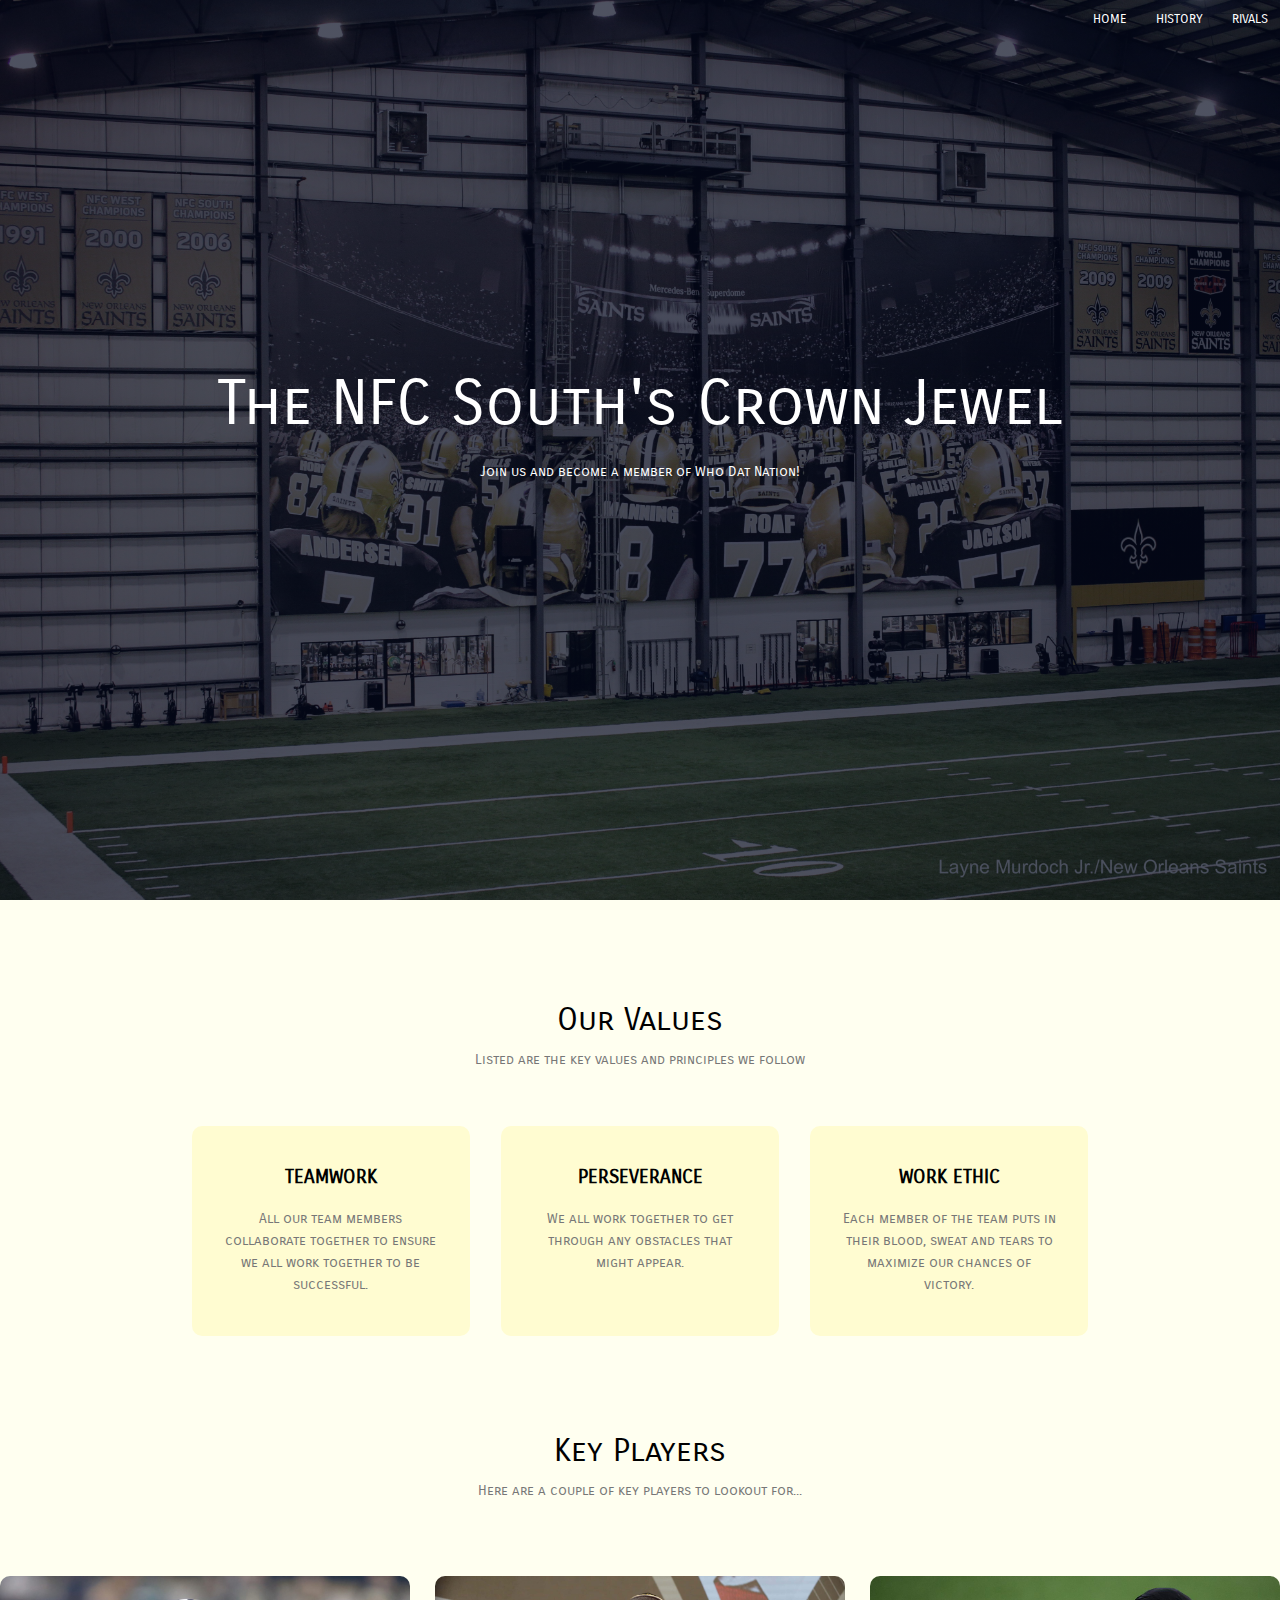
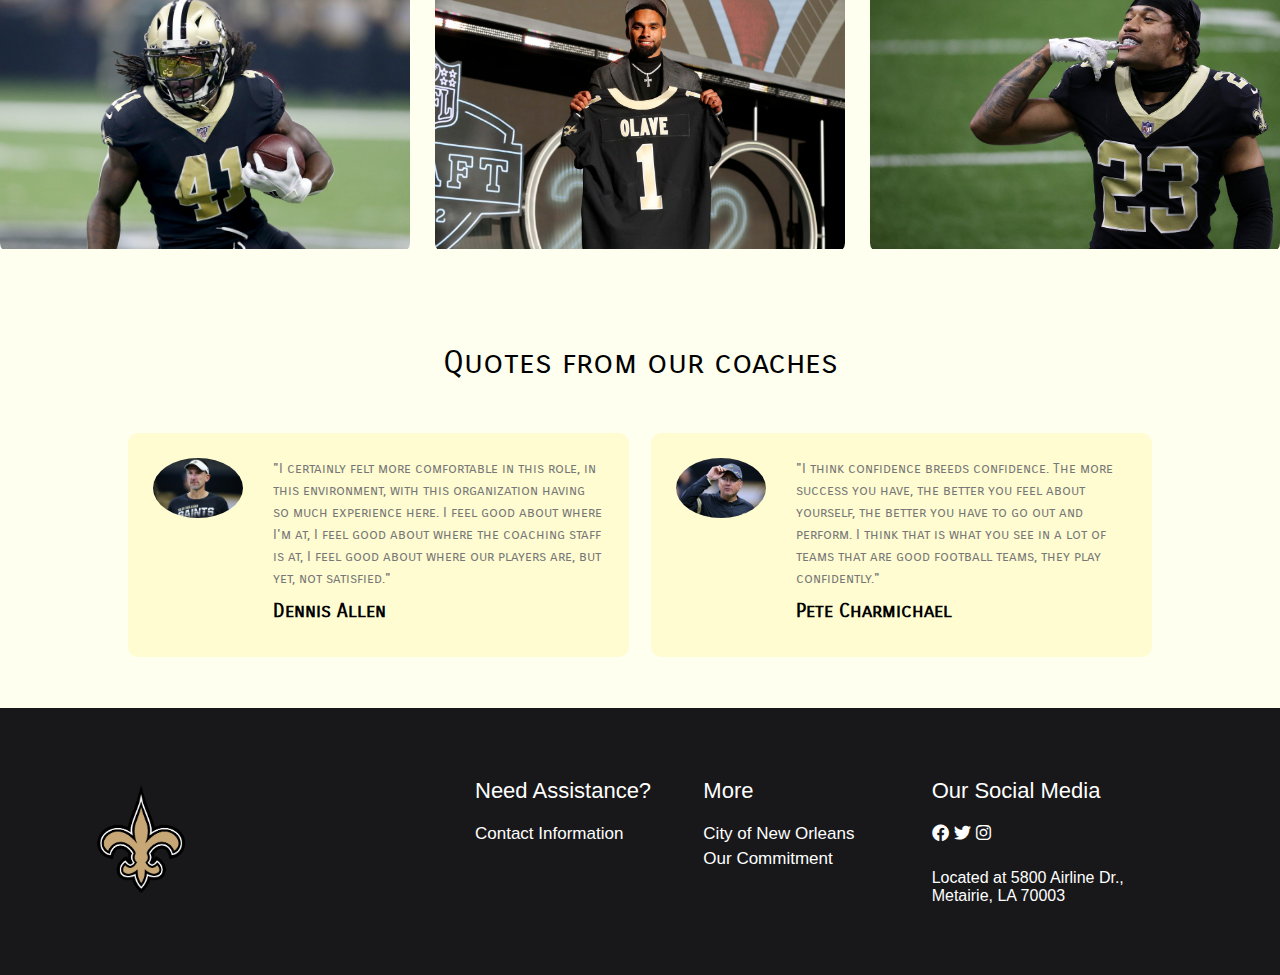
<file: index.html>
<!DOCTYPE html> 

<html>
<head>
    <meta name = "viewport" content = "with=device-width, initial-scale=1.0"> 
<title> New Orleans Saints </title>    
<link rel = "stylesheet" href="style.css"> 
<link rel="preconnect" href="https://fonts.googleapis.com">
<link rel="preconnect" href="https://fonts.gstatic.com" crossorigin>
<link href="https://fonts.googleapis.com/css2?family=Carrois+Gothic+SC&display=swap" rel="stylesheet">  
<link rel="stylesheet" href="css/all.css"> 

    
    
</head>

<body>
    <section class ="header"> 
      <nav> 
      
     
      <div class = "nav-links">
        
        <ul>
          <li> <a href="index.html"> HOME </a></li>
          <li> <a href="history.html"> HISTORY </a></li>
          <li> <a href="rivals.html"> RIVALS </a></li>
          
            
        </ul>    
      </div>  
        
      </nav>
        
      <div class="text-box">
        <h1> The NFC South's Crown Jewel </h1>
          <p>
          Join us and become a member of Who Dat Nation!     
          </p>
         
      </div>    
        
        
    </section>
    <!-- New section for players ----> 
    
    <section class ="players">
        <h1> Our Values </h1>
        <p> Listed are the key values and principles we follow
        </p>
        
        <div class = "row">
            <div class ="course-col">
            <h3> TEAMWORK </h3>
                <p> All our team members collaborate together to ensure we all work together to be successful.  </p>
            </div>
        <div class ="course-col">
            <h3> PERSEVERANCE </h3>
                <p> We all work together to get through any obstacles that might appear.   </p>
            </div>  
            
        <div class ="course-col">
            <h3> WORK ETHIC </h3>
                <p> Each member of the team puts in their blood, sweat and tears to maximize our chances of victory.  </p>
            </div>    
            
            
        </div>
    </section>
    
    <!-- stadium --> 
    <section class = "stadium">
        <h1> Key Players </h1>
        <p> Here are a couple of key players to lookout for... </p> 
        
        <div class="row">
            <div class="stadium-col">
               
                <img src="images/kamara.jpg" alt="kamara">
                <div class = "layer"> 
                <h3> Alvin Kamara </h3>
                </div>
            </div>
            
            <div class="stadium-col">
                
                <img src="images/olave.jpg" alt="olave">
                <div class = "layer"> 
                <h3> Chris Olave </h3>
               
                </div>
            </div>
            
            <div class="stadium-col">
                
                <img src="images/lattimore.jpg" alt="lattimore">
                <div class = "layer"> 
                <h3> Marshon Lattimore </h3>
               
                </div>
            </div>
            
        </div>
    
    </section>
    
    <!-- coaches talk -->
    
    <section class="coaches">
    <h1> Quotes from our coaches </h1>
   
        
    <div class = "row">
        <div class="coaches-row">  
            <img src="images/allen.jpeg"> 
            <div> 
        <p> "I certainly felt more comfortable in this role, in this environment, with this organization having so much experience here. I feel good about where I'm at, I feel good about where the coaching staff is at, I feel good about where our players are, but yet, not satisfied."  </p>
        <h3> Dennis Allen </h3>    
            
            
        </div>
           
        </div> 
        
        <div class="coaches-row">  
            <img src="images/charmichael.jpeg"> 
            <div> 
                <p> "I think confidence breeds confidence. The more success you have, the better you feel about yourself, the better you have to go out and perform. I think that is what you see in a lot of teams that are good football teams, they play confidently." </p> 
        <h3> Pete Charmichael </h3>    
            
            
        </div>
           
        </div>
    
    </div>    
        
    </section>
    
    <!-- footer --> 
    <div class="footer">
        <div class="inner_footer"> 
            <div class="logo_container"> 
                <img src="images/Saints.png"> 
            </div>
            
            <div class="footer_third">
            <h1> Need Assistance? </h1>
            <a href="https://www.neworleanssaints.com/team/contact-us"> Contact Information </a>
               
            </div>
            
            <div class="footer_third">
            <h1> More </h1>
            <a href="https://nola.gov"> City of New Orleans </a>
            <a href="https://www.wwltv.com/article/sports/nfl/saints/saints-adding-end-racism-to-end-zones-this-year/289-76132244-dc96-46d8-a28f-44984aa30c07"> Our Commitment </a>    
            </div>
            
            <div class="footer_third">
            <h1> Our Social Media </h1>
                <li><a href="https://www.facebook.com/neworleanssaints"><i class="fa-brands fa-facebook"></i> </a></li>
                <li><a href="https://twitter.com/Saints?ref_src=twsrc%5Egoogle%7Ctwcamp%5Eserp%7Ctwgr%5Eauthor"><i class="fa-brands fa-twitter"></i> </a></li>
                <li><a href="https://www.instagram.com/saints/?hl=en"><i class="fa-brands fa-instagram"></i> </a></li>
                
                <span>
                Located at 5800 Airline Dr., Metairie, LA 70003 
                </span>
            </div>
            
        </div>
    </div>
    
</body>



</html>
</file>
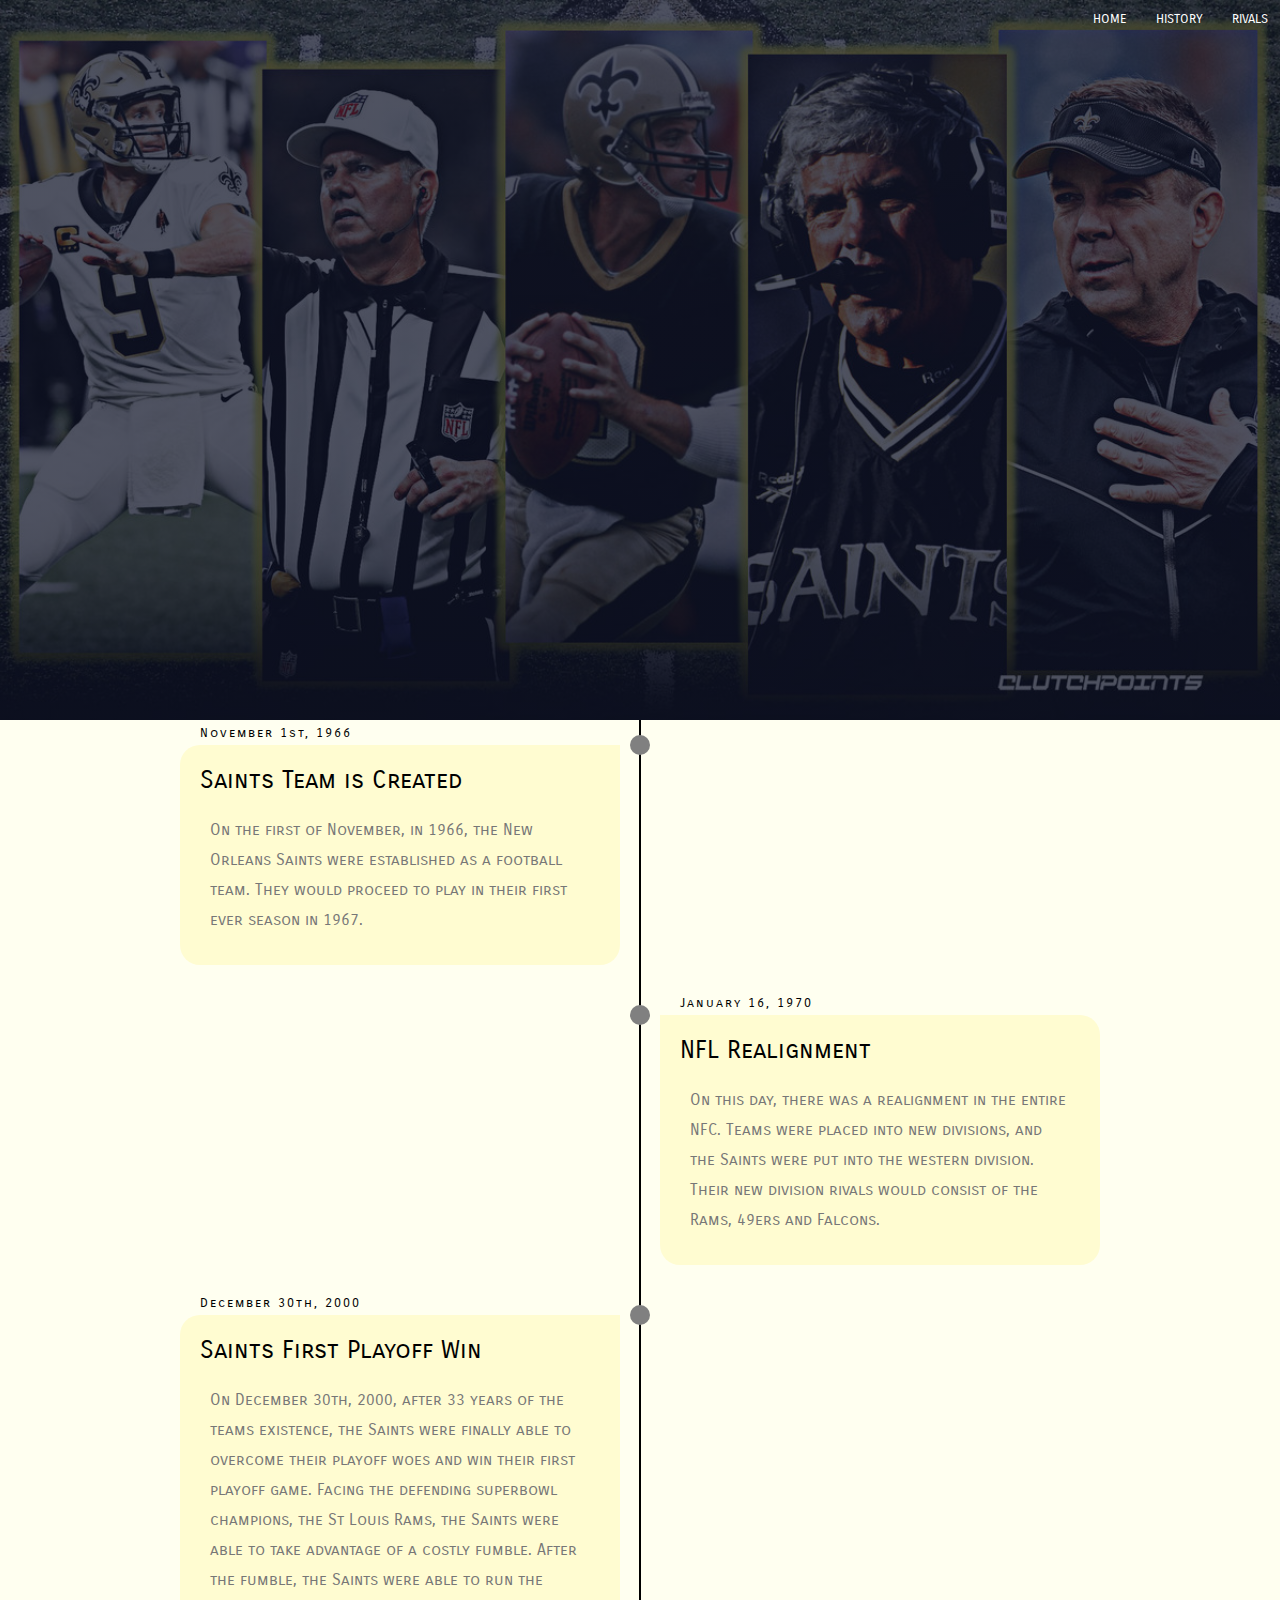
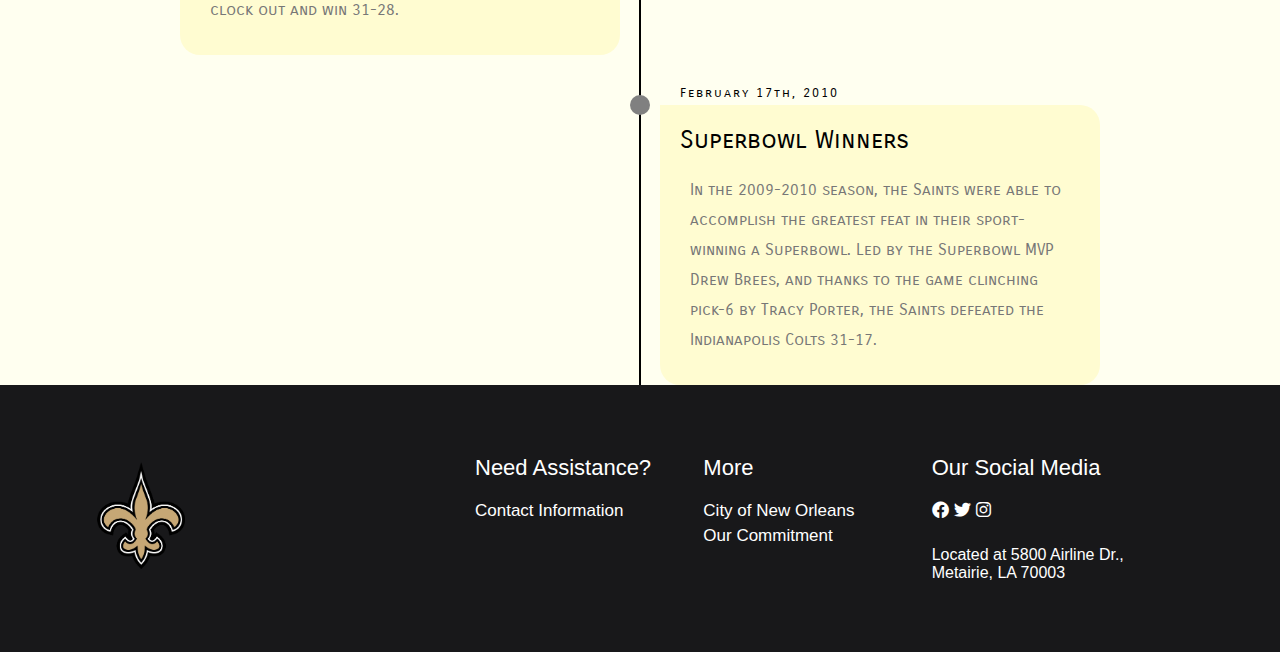
<file: history.html>
<!DOCTYPE html> 

<html>
<head>
    <meta name = "viewport" content = "with=device-width, initial-scale=1.0"> 
<title> History </title>    
<link rel = "stylesheet" href="style.css"> 
<link rel="preconnect" href="https://fonts.googleapis.com">
<link rel="preconnect" href="https://fonts.gstatic.com" crossorigin>
<link href="https://fonts.googleapis.com/css2?family=Carrois+Gothic+SC&display=swap" rel="stylesheet">  
<link rel="stylesheet" href="css/all.css"> 
    
    
</head>

<body>
    
    <section class ="sub_header"> 
        <header> 
      <nav> 
      
     
      <div class = "nav-links">
       
        <ul>
          <li> <a href="index.html"> HOME </a></li>
          <li> <a href="history.html"> HISTORY </a></li>
          <li> <a href="rivals.html"> RIVALS </a></li>
          
            
        </ul>    
      </div>  
         
      </nav>
       </header>
    </section>
        
    
    <!----- history content ------> 
    
    <section class = "hist">
    
   <div class="container">
        
        
    <div class ="timeline"> 
       <ul>
           
        <li>
           
           <div class="timeline-content">
            <h2 class="date"> November 1st, 1966 </h2>
            <h1> Saints Team is Created </h1>
               
               <p>  On the first of November, in 1966, the New Orleans Saints 
               were established as a football team. They would proceed to play in their first ever season in 1967. </p>
            </div>
           </li>   
           
           
            <li>
           
           <div class="timeline-content">
            <h2 class="date"> January 16, 1970 </h2>
            <h1> NFL Realignment </h1>
               
               <p>  On this day, there was a realignment in the entire NFC. Teams were placed into new divisions, and the Saints were put into the western division. Their new division rivals would consist of the Rams, 49ers and Falcons.  </p>
            </div>
           </li>
           
           
            <li>
           
           <div class="timeline-content">
            <h2 class="date"> December 30th, 2000 </h2>
            <h1> Saints First Playoff Win </h1>
               
               <p>  On December 30th, 2000, after 33 years of the teams existence, the Saints were finally able to overcome their playoff woes and win their first playoff game. Facing the defending superbowl champions, the St Louis Rams, the Saints were able to take advantage of a costly fumble. After the fumble, the Saints were able to run the clock out and win 31-28.  </p>
            </div>
           </li>
           
            <li>
           
           <div class="timeline-content">
            <h2 class="date"> February 17th, 2010 </h2>
            <h1> Superbowl Winners </h1>
               
               <p>  In the 2009-2010 season, the Saints were able to accomplish the greatest feat in their sport- winning a Superbowl. Led by the Superbowl MVP Drew Brees, and thanks to the game clinching pick-6 by Tracy Porter, the Saints defeated the Indianapolis Colts 31-17.   </p>
            </div>
           </li>
           
           
        </ul>
       
       
       
       
    </div>    
        
        
        
    </div>
   
    
        
       
       
    
    
    </section>
    
    
     <!-- footer --> 
    <footer class="footer">
        <div class="inner_footer"> 
            <div class="logo_container"> 
                <img src="images/Saints.png"> 
            </div>
            
            <div class="footer_third">
            <h1> Need Assistance? </h1>
            <a href="https://www.neworleanssaints.com/team/contact-us"> Contact Information </a>
               
            </div>
            
            <div class="footer_third">
            <h1> More </h1>
            <a href="https://nola.gov"> City of New Orleans </a>
            <a href="https://www.wwltv.com/article/sports/nfl/saints/saints-adding-end-racism-to-end-zones-this-year/289-76132244-dc96-46d8-a28f-44984aa30c07"> Our Commitment </a>    
            </div>
            
            <div class="footer_third">
            <h1> Our Social Media </h1>
                <li><a href="https://www.facebook.com/neworleanssaints"><i class="fa-brands fa-facebook"></i> </a></li>
                <li><a href="https://twitter.com/Saints?ref_src=twsrc%5Egoogle%7Ctwcamp%5Eserp%7Ctwgr%5Eauthor"><i class="fa-brands fa-twitter"></i> </a></li>
                <li><a href="https://www.instagram.com/saints/?hl=en"><i class="fa-brands fa-instagram"></i> </a></li>
                
                <span>
                Located at 5800 Airline Dr., Metairie, LA 70003 
                </span>
            </div>
            
        </div>
    </div>
    
    
    
</body>



</html>
</file>
<file: style.css>
*{
    margin: 0;
    padding: 0; 
    font-family: 'Carrois Gothic SC', sans-serif;
    text-decoration: none; 
    
    
}


.header {
    min-height: 100vh;
    width:100%;
    background-image: linear-gradient(rgba(4,9,30,0.7),rgba(4,9,30,0.7)), url(images/SaintsFacility.jpg); 
    background-position: center;
    background-size: cover;
    position: relative; 
}

.nav {
    display:flex;
    padding: 2% 6%; 
    justify-content: space-between;
    align-items: center; 
    
}

body {
    background-color: #FFFFF0; 
}



.nav-links {
    flex: 1;
    text-align: right;
}

.nav-links ul li {
    list-style: none;
    display: inline-block;
    padding: 8px 12px; 
    position: relative; 
}

.nav-links ul li a {
    color: #fff;
    text-decoration: none; 
    font-size: 13px; 
}

.nav-links ul li::after {
    content: '';
    width: 0%;
    height: 2px;
    background: #D8BB5D;
    display: block;
    margin: auto;
    transition: 0.5s;
}

.nav-links ul li:hover::after {
    width: 100%;
}


.text-box {
    width:90%; 
    color: #fff;
    position: absolute;
    top: 50%;
    left: 50%;
    transform: translate(-50%, -50%);
    text-align: center; 
}

.text-box h1 {
    font-size: 62px;
}

.text-box p {
    margin: 10px 0 40px; 
    font-size: 14px;
    color: #fff; 
}

.btn {
    display: inline-block;
    text-decoration: none;
    color: #fff;
    border: 1px solid #fff;
    padding: 12px 34px;
    font-size: 13px;
    background: transparent; 
    position: relative; 
    cursor: pointer; 
}

.btn:hover {
    border: 1px solid #91760d;
    background: #91760d; 
    transition: 0.8s; 
}

nav .fa {
    display: none; 
}

@media(max-width: 700px) {
    .text-box h1 {
        font-size: 20px; 
    }
    
    .nav-links ul li {
        display:block; 
    }
    .nav-links {
        position: absolute; 
        height: 100vh;
        width: 176px;
        top: 0;
        right: 0; 
        text-align: left;
        z-index: 2; 
    }
    
    
 
   
    
    .nav-links ul {
        padding: 29px; 
    }
    
    .image_atlanta {
    height: 1.5em;
    margin-left: auto;
    margin-right: auto;
    
    }
    
     .image_carolina {
    height: 1.5em;
    margin-left: auto;
    margin-right: auto;
    
    }
    
     .image_tampa_bay {
    height: 1.5em;
    margin-left: auto;
    margin-right: auto;
    
    }
    
    
    
}

/* ---- key players */ 
    .players {
        width: 70%;
        margin: auto;
        text-align: center; 
        padding-top: 100px; 
    }

h1 {
    font-size: 32px;
    font-weight: 500;
}

p {
    color: #777;
    font-size: 14px;
    font-weight: 300;
    line-height: 22px;
    padding: 10px;
}

.row {
    margin-top: 5%;
    display: flex;
    justify-content: space-between; 
}

.course-col {
    flex-basis: 31%;
    background: #FFFCD1;
    border-radius: 10px;
    margin-bottom: 5%;
    padding: 30px 22px;
    box-sizing: border-box; 
    transition: 0.5s; 
}

h3 {
    text-align: center;
    font-weight: 600;
    margin: 10px 0; 
}

.course-col:hover {
    box-shadow: 0 0 20px 0px rgba(0,0,0,0.2); 
}
@media(max-width: 700px) {
    .row{
        flex-direction: column; 
    }
}

/*--- stadium --- */ 

.stadium {
    width: 100%;
    margin: auto;
    text-align: center;
    padding-top: 50px; 
}

.stadium-col {
    flex-basis: 32%;
    border-radius: 10px; 
    margin-bottom: 30px; 
    position: relative; 
    overflow: hidden; 
}

.stadium-col img{
    width:100%; 
}

.layer {
    background: transparent;  
    height: 100%;
    width: 100%;
    position: absolute;
    top: 0;
    left: 0; 
    transition: 0.5s; 
}

.layer:hover {
    background: rgba(128,0,0,0.7);
}

.layer h3{
    width: 100%;
    font-weight: 500;
    color: #fff;
    font-size: 40px;
    bottom: 0;
    left: 50%;
    transform: translateX(-50%);
    position: absolute;
    opacity: 0;
    transition: 0.3s;
}


.layer:hover h3 {
    bottom: 49%;
    opacity: 1; 
}

/*-- coaches --- */ 

.coaches {
    width: 80%;
    margin: auto;
    padding-top: 60px;
    text-align: center; 
}

.coaches-row {
    flex-basis: 44%;
    border-radius: 10px;
    margin-bottom: 5%;
    text-align: left;
    background: #FFFCD1;
    padding: 25px;
    cursor: pointer;
    display:flex; 
}


.coaches-row img {
    height: 60px;
    margin-right: 30px;
    border-radius: 60%; 
}

.coaches-row p {
    padding: 0; 
    
}

.coaches-row h3 {
    margin-top: 10px; 
    text-align: left;
    
}

/* footer */ 
.footer {
    width: 100vw;
    display: block;
    overflow: hidden; 
    padding: 70px 0; 
    box-sizing: border-box; 
    background-color: #18181a;
    
}

.inner_footer {
    display:block;
    margin: 0 auto;
    width: 1100px;
    height: 100%; 
}

.inner_footer .logo_container{
    width: 35%;
    float: left;
    height: 100%;
    display: block; 
}

.inner_footer .logo_container img{
    width: 95px;
    height: auto; 
}

.inner_footer .footer_third {
    width: calc(21.6666666667% - 20px);
    margin-right: 10px;
    float:left;
    height: 100%; 
}

.inner_footer .footer_third:last-child{
    margin-right: 0; 
} 

.inner_footer .footer_third h1{
    font-family: 'arial';
    font-size: 22px;
    color:white;
    display: block;
    width: 100%;
    margin-bottom: 20px; 
}

.inner_footer .footer_third a{
    font-family: 'arial';
    font-size: 17px;
    color:white;
    display: block;
    width: 100%;
    margin-bottom: 5px; 
}

.inner_footer .footer_third li {
    display: inline-block;
    padding 0 15px; 
    font-size: 20px; 
}

.inner_footer .footer_third span{
    color: white;
    font-family: 'arial'; 
    font-size: 16px;
    font-weight: 200;
    display: block;
    width: 100%; 
    padding-top: 20px; 
}

@media(max-width: 600px) {
    .footer .inner_footer {
        width: 90%;
        
    }
    
    .inner_footer .logo_container,
    .inner_footer .footer_third {
        width: 100%;
        margin-bottom: 30px; 
    }
}

/* -------- rivals page --------- */ 

.sub-header {
    height: 80vh;
    width: 100%;
    background-image: linear-gradient(rgba(4,9,30,0.7), rgba(4,9,30,0.7)), url(images/rivarly.jpg); 
    background-position: center;
    background-size: cover;
    text-align: center;
    color: #fff; 
    
}

.about-us {
    width: 50%;
    margin: auto;
    padding-top: 80px;
    padding-bottom: 50px; 
}


img {
    width: 60%; 
     
}

body {
    
    font-family: 'Roboto', 'sans-serif'; 
}

.mytabs {
    display:flex; 
    flex-wrap: wrap;
    max-width: 600px;
    margin: 50px auto; 
    padding: 25px; 
}

.mytabs input[type="radio"] {
    display: none; 
}







.mytabs2 {
    display:flex; 
    flex-wrap: wrap;
    max-width: 600px;
    margin: 50px auto; 
    padding: 25px; 
} 


.mytabs2 .tab {
    width: 100%;
    padding: 20px; 
   
    order:1; 
}

.mytabs2 input[type="radio"] {
    display: none; 
}

.mytabs3 {
    display:flex; 
    flex-wrap: wrap;
    max-width: 600px;
    margin: 50px auto; 
    padding: 25px; 
}





.mytabs3 input[type="radio"] {
    display: none; 
}

.image_atlanta {
    margin-top: -50px;
    width: 25%; 
    display: block;
    margin-left: auto;
    margin-right: auto;
}

.image_carolina {
    width: 25%; 
    display: block;
    margin-left: auto;
    margin-right: auto;
}

.image_tampa_bay {
    width: 25%; 
    display: block;
    margin-left: auto;
    margin-right: auto;
}

.wording {
    padding-bottom: 5%; 
    padding-top: 5%; 
    color:black;
} 

.rival_img {
    width: 100%; 
}


/* -------- history page --------- */ 

.sub_header {
    height: 80vh;
    width: 100%;
    background-image: linear-gradient(rgba(4,9,30,0.7), rgba(4,9,30,0.7)), url(images/saints_history.jpg); 
    background-position: center;
    background-size: cover;
    text-align: center;
    color: #fff; 
    
}

.timeline {
    margin: 0;
    padding: 0;
    box-sizing: border-box; 
}

.container {
    min-height: 100vh;
    width: 100%;
    display: flex;
    align-items: center; 
    justify-content: center; 
}


.timeline {
    width: 80%;
    height: auto;
    max-width: 800px;
    margin: 0 auto; 
    position: relative; 
}

.timeline ul {
    list-style: none;
}

.timeline ul li {
    padding: 20px;
    background-color: #FFFCD1; 
    color:black;
    border-radius: 10px;
    margin-bottom: 20px; 
    
}

.timeline ul li:last-child {
    margin-bottom: 0; 
}

.timeline ul li:first-child {
    margin-top: 25px; 
}

.timeline-content h1 {
    font-size: 25px;
    font-weight: 500;
    line-height: 30px;
    margin-bottom: 10px;
}

.timeline-content p {
    font-size: 16px;
    line-height: 30px;
    font-weight: 300;
    
}

.timeline-content .date {
    font-size: 13px;
    font-weight: 300;
    margin-bottom: 10px;
    letter-spacing: 2px; 
}

@media only screen and (min-width: 768px) {
    .timeline:before {
        content: ''; 
        position: absolute; 
        height: 100%; 
        width: 2px;
        left: 50%; 
        transform: translateX(-50%);
        background-color: black; 
    }
    
    
    .timeline ul li {
        width: 50%;
        margin-bottom: 50px;
        position: relative; 
        
    }
    
    .timeline ul li:nth-child(odd) {
        float:left;
        clear: right; 
        transform: translateX(-60px); 
        border-radius: 20px 0px 20px 20px; 
    }
    
    .timeline ul li:nth-child(even) {
        float:right;
        clear:left; 
        transform:translateX(60px); 
        border-radius: 0px 20px 20px 20px;
        
        
    }
    
    .timeline ul li:after {
        content: '';
        position: absolute;
        height: 20px;
        width: 20px;
        background-color: gray;
        border-radius: 50%; 
        top:0;
    }
    
    .timeline ul li:nth-child(odd):after {
        transform: translate(50%, -50%); 
        right: -20px; 
    }
    
    .timeline ul li:nth-child(even):after {
        transform: translate(50%, -50%); 
        left: -40px; 
    }
    
    .timeline ul li:hover:after{
        background-color:crimson
    }
    
    .timeline-content .date {
        position: absolute; 
        top: -20px;
    }
     
    
}
</file>
